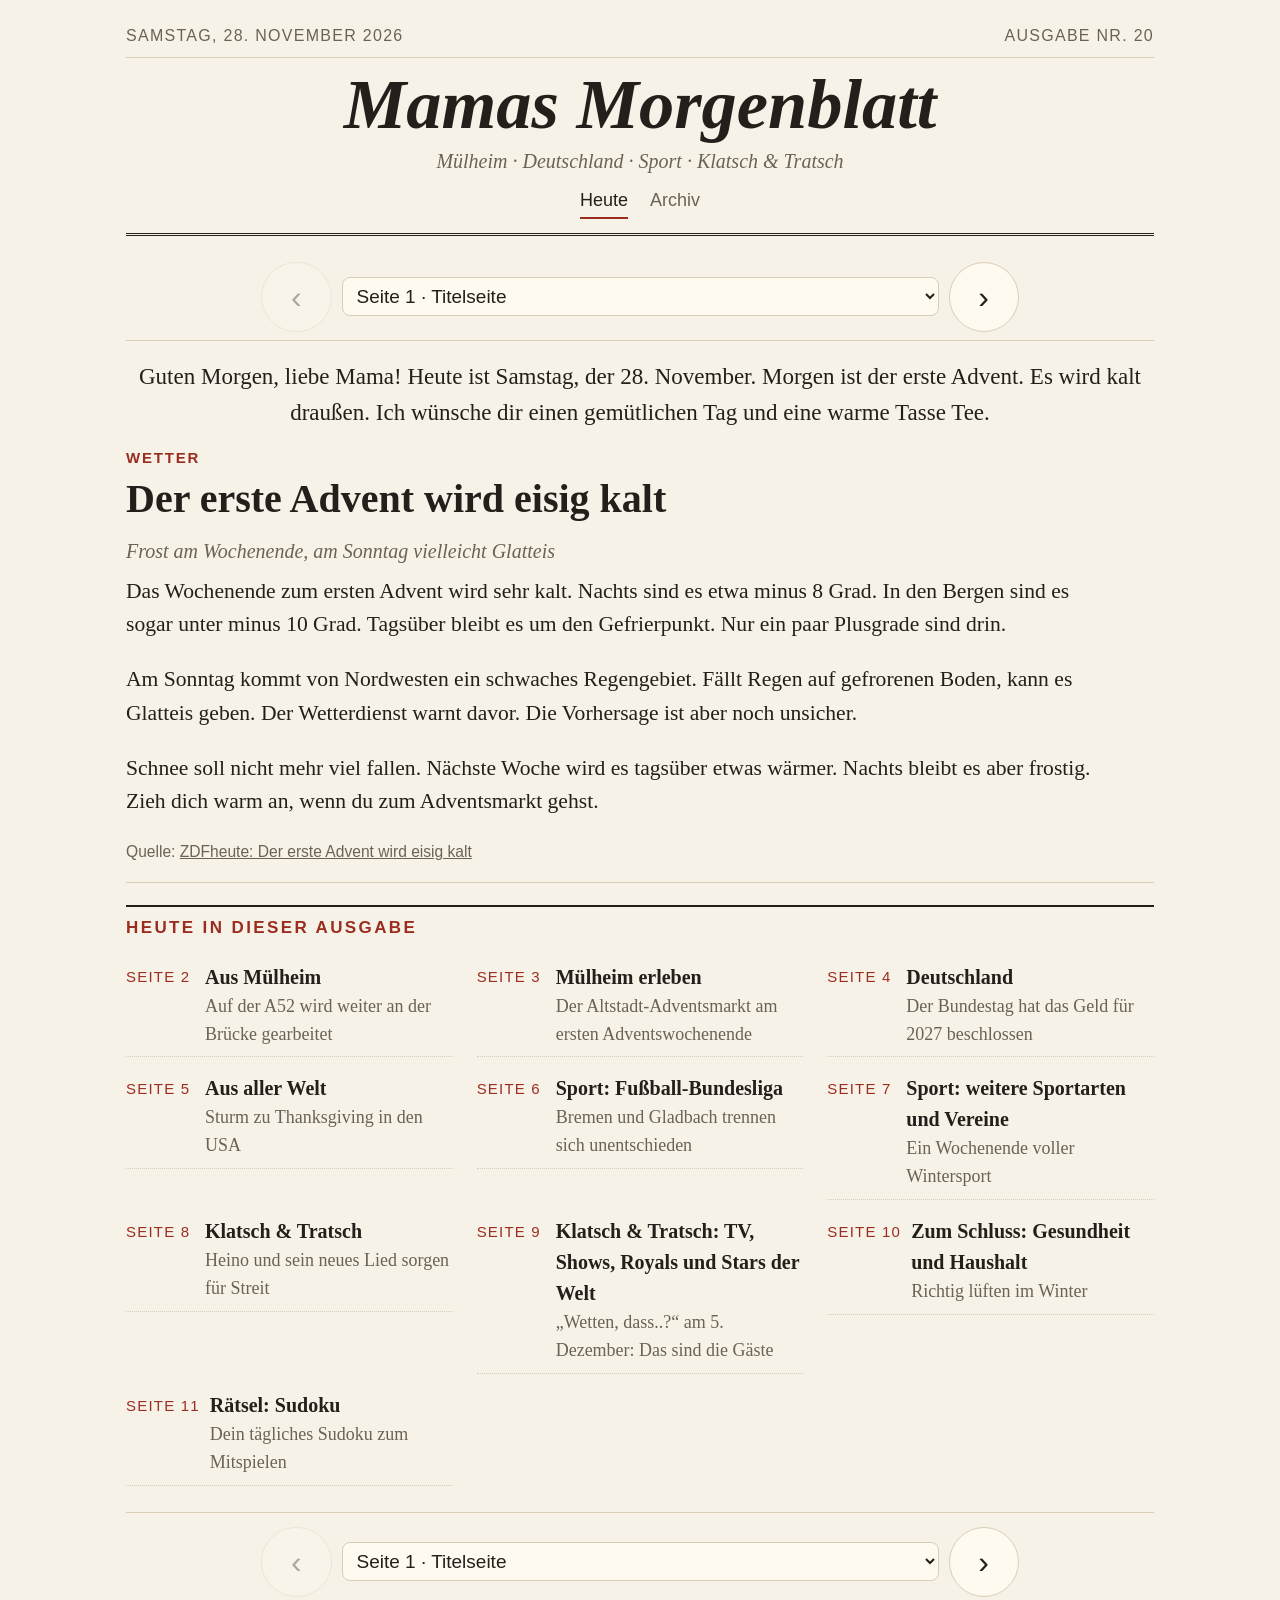
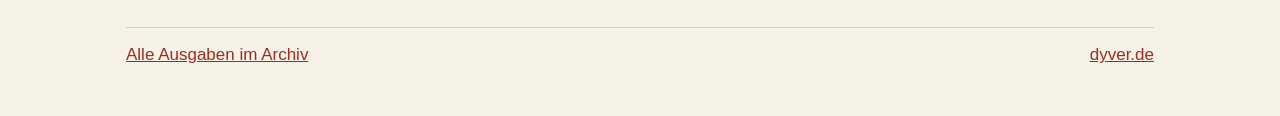
<file: mama/index.html>
<!doctype html>
<html lang="de">
<head>
<meta charset="utf-8">
<meta name="viewport" content="width=device-width, initial-scale=1">
<meta name="robots" content="noindex, nofollow">
<title>Mamas Morgenblatt</title>
<link rel="stylesheet" href="../assets/zeitung.css">
</head>
<body class="mama">
<main id="zeitung"><p class="leer">Die Zeitung wird aufgeschlagen …</p></main>
<script>window.ZEITUNG = { titel: "Mamas Morgenblatt", unterzeile: "Mülheim · Deutschland · Sport · Klatsch & Tratsch", wetter: true, sudoku: true };</script>
<script src="../assets/sudoku.js"></script>
<script src="../assets/zeitung.js"></script>
</body>
</html>
</file>
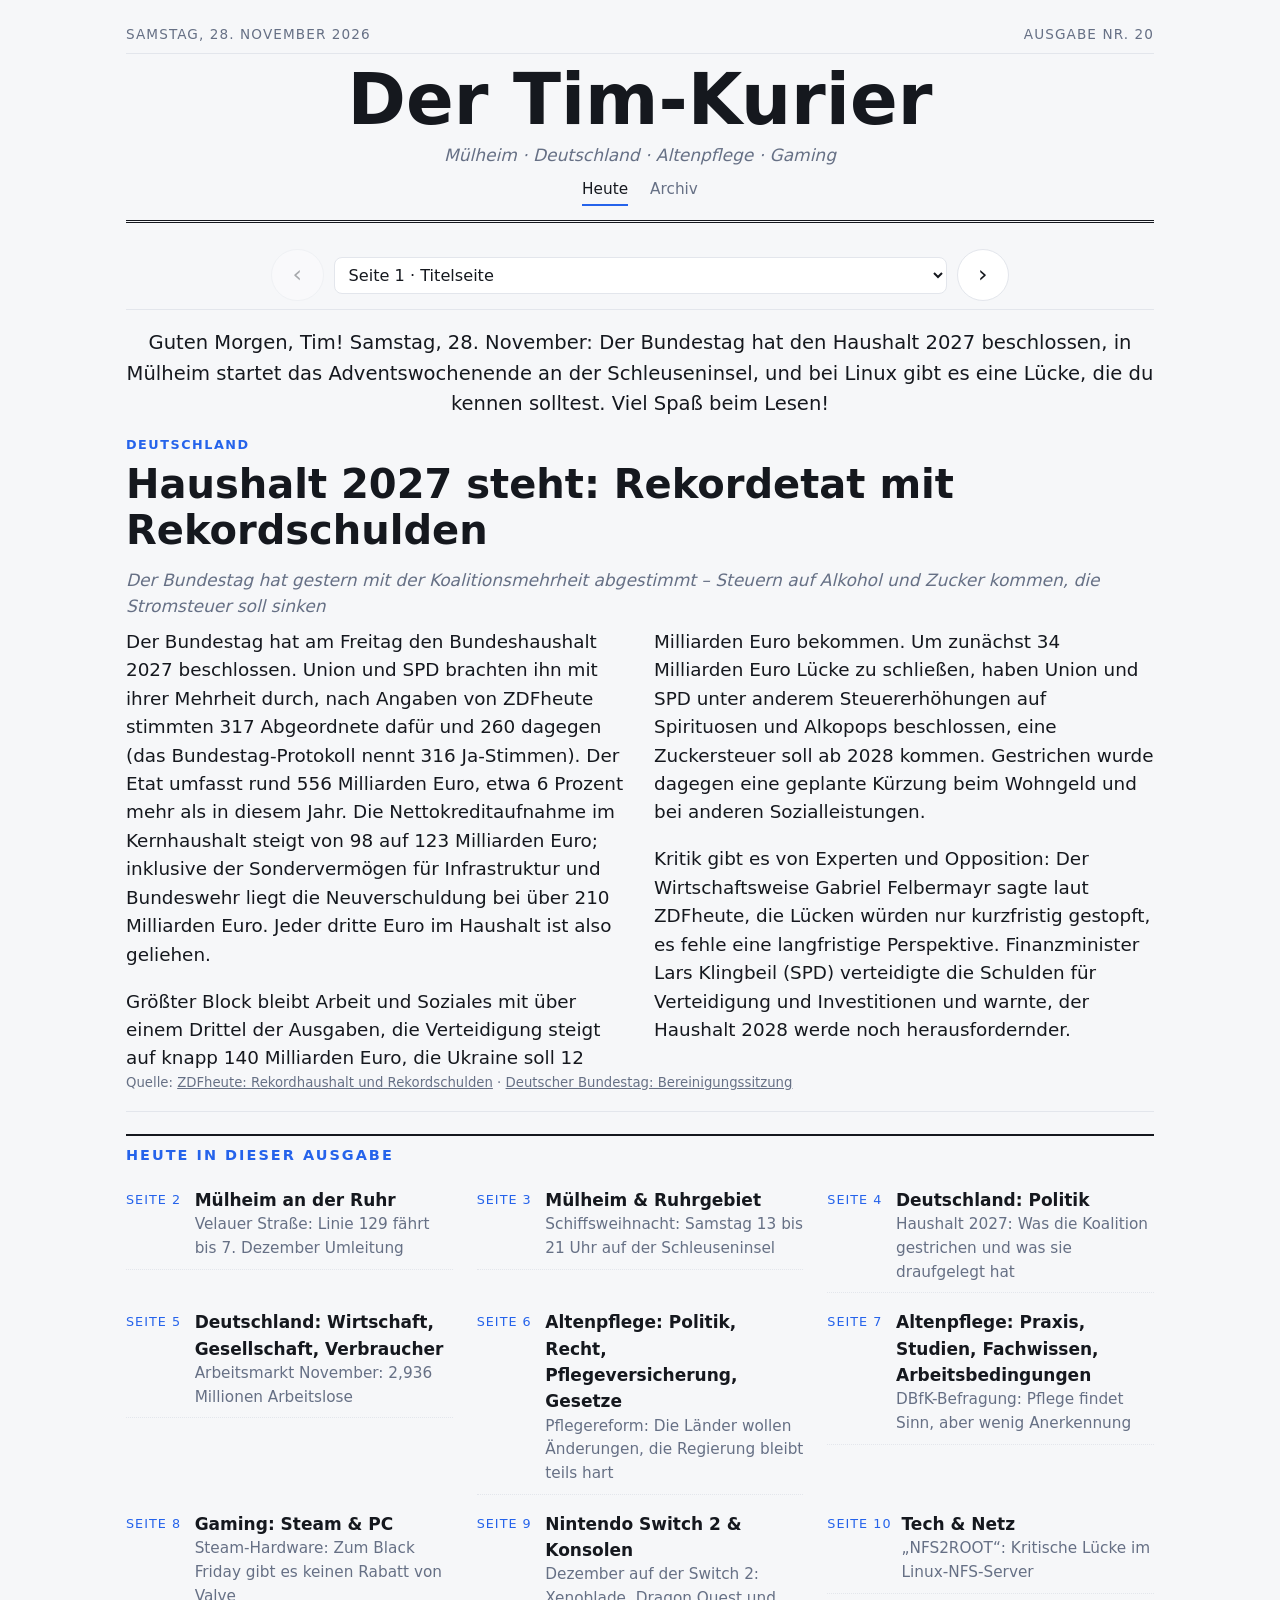
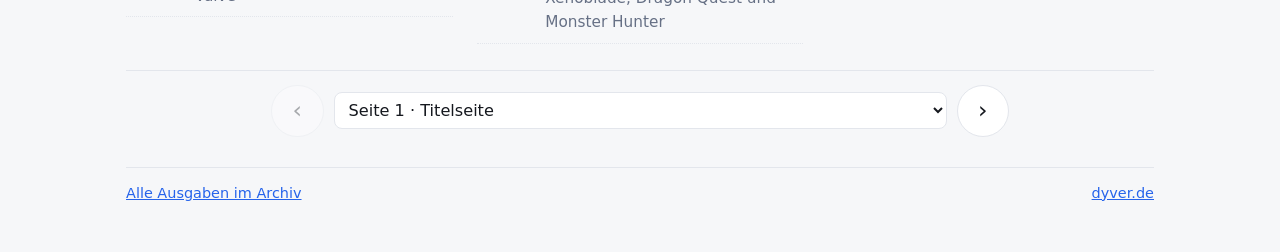
<file: tim/index.html>
<!doctype html>
<html lang="de">
<head>
<meta charset="utf-8">
<meta name="viewport" content="width=device-width, initial-scale=1">
<meta name="robots" content="noindex, nofollow">
<title>Der Tim-Kurier</title>
<link rel="stylesheet" href="../assets/zeitung.css">
</head>
<body class="tim">
<main id="zeitung"><p class="leer">Die Zeitung wird aufgeschlagen …</p></main>
<script>window.ZEITUNG = { titel: "Der Tim-Kurier", unterzeile: "Mülheim · Deutschland · Altenpflege · Gaming", wetter: true };</script>
<script src="../assets/zeitung.js"></script>
</body>
</html>
</file>
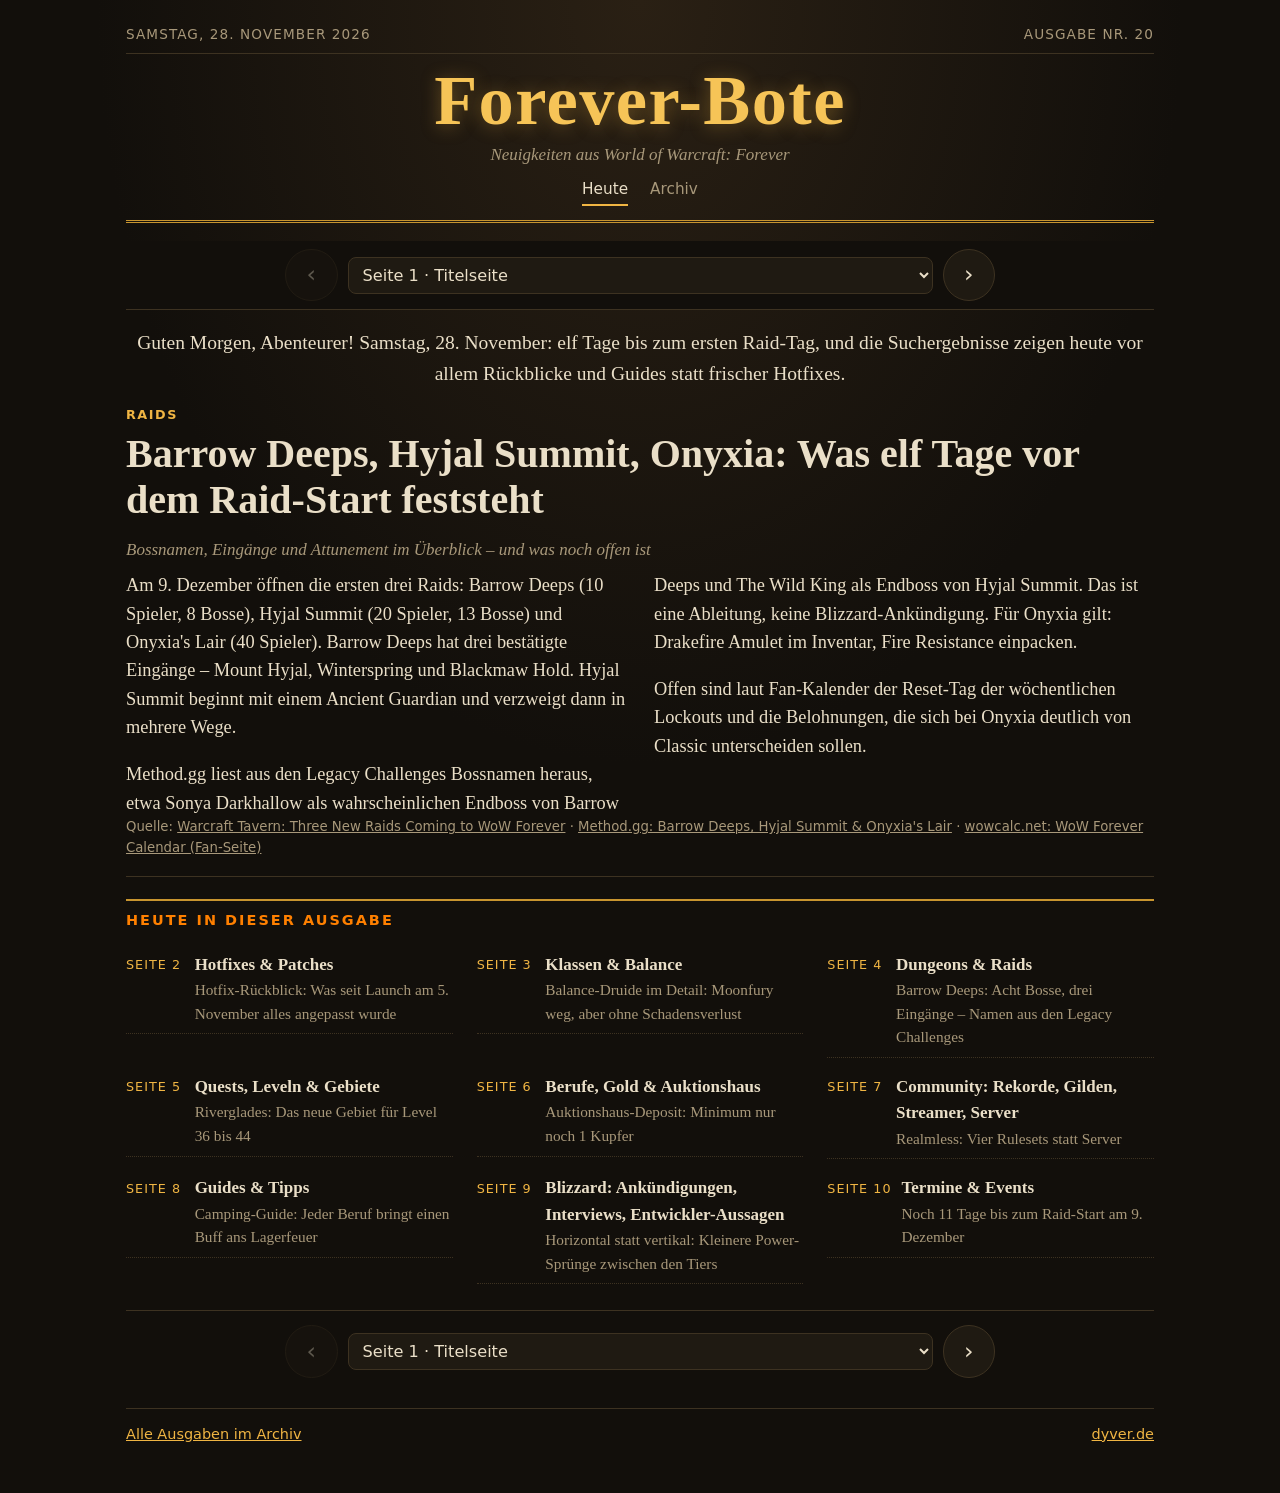
<file: wow/index.html>
<!doctype html>
<html lang="de">
<head>
<meta charset="utf-8">
<meta name="viewport" content="width=device-width, initial-scale=1">
<meta name="robots" content="noindex, nofollow">
<title>Forever-Bote</title>
<link rel="stylesheet" href="../assets/zeitung.css">
</head>
<body class="wow">
<main id="zeitung"><p class="leer">Die Zeitung wird aufgeschlagen …</p></main>
<script>window.ZEITUNG = { titel: "Forever-Bote", unterzeile: "Neuigkeiten aus World of Warcraft: Forever", wetter: false };</script>
<script src="../assets/zeitung.js"></script>
</body>
</html>
</file>
<file: assets/zeitung.css>
/* Grundgerüst für alle drei Zeitungen; die Themes stehen unten. */
* { box-sizing: border-box; }
body { margin: 0; background: var(--bg); color: var(--ink); font-family: var(--text-font); font-size: var(--size, 17px); line-height: 1.55; }
#zeitung { max-width: 1060px; margin: 0 auto; padding: 24px 16px 48px; }
a { color: var(--accent); }
.leer { text-align: center; padding: 4rem 0; color: var(--muted); }

.kopf { text-align: center; border-bottom: 3px double var(--line-strong); padding-bottom: 14px; margin-bottom: 18px; }
.kopfzeile { display: flex; justify-content: space-between; gap: 12px; flex-wrap: wrap; font-size: .8em; text-transform: uppercase;
             letter-spacing: .08em; color: var(--muted); border-bottom: 1px solid var(--line); padding-bottom: 8px; margin-bottom: 10px; font-family: var(--ui-font); }
.titel { font-family: var(--title-font); font-size: clamp(2.2rem, 7vw, 4.4rem); margin: .1em 0 0; line-height: 1.05; font-weight: var(--title-weight, 700); color: var(--title-ink, var(--ink)); }
.unterzeile { color: var(--muted); font-style: italic; margin-top: 4px; }
.gruss { font-size: 1.15em; text-align: center; margin: 0 0 16px; }
.wetter { background: var(--card); border: 1px solid var(--line); border-radius: var(--radius); padding: 10px 14px; margin-bottom: 20px; text-align: center; font-family: var(--ui-font); font-size: .95em; }

.aufmacher { border-bottom: 1px solid var(--line); padding-bottom: 18px; margin-bottom: 22px; }
.aufmacher h2 { font-family: var(--title-font); font-size: clamp(1.6rem, 4.5vw, 2.5rem); line-height: 1.15; margin: .15em 0 .4em; }
.aufmacher .text { font-size: 1.08em; max-width: 46em; }
.aufmacher .text p:first-child { margin-top: 0; }
.rubrik { font-family: var(--ui-font); font-size: .75em; text-transform: uppercase; letter-spacing: .12em; color: var(--accent); font-weight: 700; }

.rubrikblock { margin-bottom: 26px; }
.rubrikname { font-family: var(--ui-font); font-size: .85em; text-transform: uppercase; letter-spacing: .14em; color: var(--accent);
              border-top: 2px solid var(--line-strong); padding-top: 8px; margin: 0 0 12px; }
.artikelgrid { display: grid; grid-template-columns: repeat(auto-fit, minmax(min(280px, 100%), 1fr)); gap: 18px 28px; }
.artikel { background: var(--card-article, transparent); border-radius: var(--radius); padding: var(--article-pad, 0); }
.artikel h4 { font-family: var(--title-font); font-size: 1.25em; line-height: 1.25; margin: 0 0 .35em; }
.artikel .text p { margin: 0 0 .6em; }
.quellen { font-family: var(--ui-font); font-size: .78em; color: var(--muted); }
.quellen a { color: var(--muted); }

.schluss { background: var(--card); border: 1px solid var(--line); border-radius: var(--radius); padding: 18px 22px; margin-top: 10px; }
.schluss h3 { font-family: var(--title-font); margin: 0 0 .4em; font-size: 1.35em; }
.fuss { margin-top: 30px; padding-top: 14px; border-top: 1px solid var(--line); display: flex; justify-content: space-between; align-items: center;
        gap: 12px; flex-wrap: wrap; font-family: var(--ui-font); font-size: .85em; color: var(--muted); }
.fuss select { font: inherit; padding: 4px 6px; margin-left: 6px; background: var(--card); color: var(--ink); border: 1px solid var(--line); border-radius: 6px; max-width: 100%; }

/* Tim: modern, klar */
body.tim { --bg:#f6f7f9; --card:#fff; --ink:#15181e; --muted:#667085; --accent:#2563eb; --line:#e3e6ec; --line-strong:#15181e;
  --text-font: system-ui, -apple-system, "Segoe UI", Roboto, sans-serif; --ui-font: system-ui, -apple-system, "Segoe UI", sans-serif;
  --title-font: "Segoe UI", system-ui, sans-serif; --title-weight: 800; --radius: 12px; --card-article:#fff; --article-pad: 16px; }
@media (prefers-color-scheme: dark) {
  body.tim { --bg:#0f1115; --card:#181b22; --card-article:#181b22; --ink:#e8eaee; --muted:#9aa3b2; --accent:#6ea0ff; --line:#2a2f3a; --line-strong:#e8eaee; }
}

/* Mama: klassische Zeitung, große Schrift */
body.mama { --size: 20px; --bg:#f7f2e7; --card:#fffaf0; --ink:#231f1a; --muted:#6b6255; --accent:#9b2d20; --line:#d9cdb6; --line-strong:#231f1a;
  --text-font: Georgia, "Times New Roman", serif; --ui-font: Verdana, Tahoma, sans-serif; --title-font: Georgia, "Times New Roman", serif; --radius: 6px; }
body.mama .titel { font-style: italic; }
body.mama .artikelgrid { grid-template-columns: repeat(auto-fit, minmax(min(320px, 100%), 1fr)); }
@media (prefers-color-scheme: dark) {
  body.mama { --bg:#1c1a16; --card:#26231d; --ink:#f0e9db; --muted:#b3a993; --accent:#e58a6f; --line:#3e392f; --line-strong:#f0e9db; }
}

/* WoW: Pergament und Gold */
body.wow { --bg:#120f0b; --card:#1f1a12; --card-article:#1f1a12; --ink:#eadfc8; --muted:#a8987a; --accent:#f0b543; --line:#3d3221; --line-strong:#c8952f;
  --title-ink:#f6c457; --text-font: Georgia, "Palatino Linotype", serif; --ui-font: "Trebuchet MS", system-ui, sans-serif;
  --title-font: "Palatino Linotype", "Book Antiqua", Georgia, serif; --radius: 4px; --article-pad: 16px;
  background-image: radial-gradient(ellipse at top, #2a2014 0%, #120f0b 60%); background-attachment: fixed; }
body.wow .titel { text-shadow: 0 2px 18px rgba(240,181,67,.35); letter-spacing: .02em; }
body.wow .artikel { border: 1px solid var(--line); }
body.wow .rubrikname { color: #ff8000; }

/* ---------- Seiten, Blättern, Archiv ---------- */
.titel a { color: inherit; text-decoration: none; }
.kopfnav { display: flex; justify-content: center; gap: 22px; margin-top: 10px; font-family: var(--ui-font); font-size: .9em; }
.kopfnav a { color: var(--muted); text-decoration: none; padding-bottom: 2px; border-bottom: 2px solid transparent; }
.kopfnav a.aktiv, .kopfnav a:hover { color: var(--ink); border-bottom-color: var(--accent); }
.hinweis { background: var(--card); border: 1px solid var(--line); border-left: 4px solid var(--accent); border-radius: var(--radius);
           padding: 10px 14px; margin-bottom: 16px; font-family: var(--ui-font); font-size: .9em; }

.blaettern { display: flex; align-items: center; justify-content: center; gap: 10px; margin: 6px 0 18px; font-family: var(--ui-font); }
.blaettern.oben { position: sticky; top: 0; z-index: 5; background: var(--bg); padding: 8px 0; margin-top: 0; border-bottom: 1px solid var(--line); }
.blaettern.unten { margin-top: 26px; border-top: 1px solid var(--line); padding-top: 14px; }
.blaettern button { font: inherit; font-size: 1.4em; line-height: 1; width: 2.2em; height: 2.2em; border-radius: 50%; border: 1px solid var(--line);
                    background: var(--card); color: var(--ink); cursor: pointer; flex: none; }
.blaettern button:disabled { opacity: .35; cursor: default; }
.blaettern button:not(:disabled):hover { border-color: var(--accent); color: var(--accent); }
.blaettern select { font: inherit; font-size: .95em; padding: 7px 10px; border-radius: 8px; border: 1px solid var(--line); background: var(--card);
                    color: var(--ink); min-width: 0; max-width: 70vw; }

.seitentitel { font-family: var(--title-font); font-size: clamp(1.5rem, 4vw, 2.1rem); margin: 0 0 16px; padding-bottom: 8px;
               border-bottom: 3px double var(--line-strong); display: flex; align-items: baseline; gap: 14px; flex-wrap: wrap; }
.seitentitel span { font-family: var(--ui-font); font-size: .45em; text-transform: uppercase; letter-spacing: .14em; color: var(--accent); }
.seitengrid.mit-kasten { display: grid; grid-template-columns: minmax(0, 1fr) 260px; gap: 28px; align-items: start; }
@media (max-width: 760px) { .seitengrid.mit-kasten { grid-template-columns: 1fr; } }
.artikel.gross { grid-column: 1 / -1; }
.artikel.gross h4 { font-size: 1.6em; }
.artikel.gross .text { max-width: 46em; }
/* Textspalten nur auf großen Bildschirmen, wo eine Spalte ganz ins Bild passt. Nie bei Mama (Fold aufgefaltet, fast quadratisch). */
@media (min-width: 1100px) and (min-height: 850px) {
  body:not(.mama) .aufmacher .text { columns: 2 320px; column-gap: 28px; max-width: none; }
  body:not(.mama) .artikel.gross .text { columns: 2 300px; column-gap: 28px; max-width: none; }
}
/* Fold aufgefaltet und Tablets: Kasten unter die Artikel statt schmaler Randspalte, Artikel zweispaltig */
@media (max-width: 960px) { body.mama .seitengrid.mit-kasten { grid-template-columns: 1fr; } }
.unter { color: var(--muted); font-style: italic; margin: -2px 0 8px; }
.kasten { background: var(--card); border: 1px solid var(--line); border-top: 4px solid var(--accent); border-radius: var(--radius); padding: 14px 16px; font-size: .92em; }
.kasten h5 { font-family: var(--ui-font); text-transform: uppercase; letter-spacing: .1em; font-size: .8em; color: var(--accent); margin: 0 0 8px; }
.kasten ul { margin: 0; padding-left: 1.1em; } .kasten li { margin-bottom: .45em; }

.inhalt ol { list-style: none; padding: 0; margin: 0; display: grid; grid-template-columns: repeat(auto-fit, minmax(min(260px, 100%), 1fr)); gap: 8px 24px; }
.inhalt a { display: grid; grid-template-columns: auto 1fr; gap: 0 10px; text-decoration: none; color: var(--ink); padding: 8px 0; border-bottom: 1px dotted var(--line); }
.inhalt .snr { grid-row: span 2; font-family: var(--ui-font); font-size: .75em; text-transform: uppercase; letter-spacing: .08em; color: var(--accent); padding-top: .25em; min-width: 4.6em; }
.inhalt .teaser { color: var(--muted); font-size: .9em; }
.inhalt a:hover strong { color: var(--accent); }

.archivliste { list-style: none; padding: 0; margin: 0 0 22px; }
.archivliste a { display: flex; gap: 14px; padding: 9px 0; border-bottom: 1px dotted var(--line); text-decoration: none; color: var(--ink); align-items: baseline; }
.archivliste .adatum { font-family: var(--ui-font); color: var(--accent); font-size: .85em; min-width: 7em; flex: none; }
.archivliste a:hover .aschlag { color: var(--accent); }
body.mama .blaettern button { font-size: 1.6em; }

/* ---------- Sudoku (Rätsel-Seite) ---------- */
.sudoku { --sd-rand: var(--line-strong); --sd-dünn: var(--line); --sd-wahl: color-mix(in srgb, var(--accent) 28%, var(--card));
  --sd-verwandt: color-mix(in srgb, var(--accent) 8%, var(--card)); --sd-gleich: color-mix(in srgb, var(--accent) 18%, var(--card)); }
.sd-info { margin: 0 0 14px; color: var(--muted); }
.sd-spiel { display: flex; flex-wrap: wrap; gap: 18px; align-items: flex-start; justify-content: center; }
.sd-brett { container-type: inline-size; width: min(100%, 520px, calc(100vh - 130px)); min-width: min(100%, 300px); aspect-ratio: 1;
  display: grid; grid-template-columns: repeat(9, 1fr); border: 3px solid var(--sd-rand); border-radius: 4px; background: var(--card);
  touch-action: manipulation; user-select: none; -webkit-user-select: none; }
.sd-zelle { all: unset; box-sizing: border-box; display: flex; align-items: center; justify-content: center; cursor: pointer;
  border-right: 1px solid var(--sd-dünn); border-bottom: 1px solid var(--sd-dünn); font-family: var(--ui-font); font-size: 6.4cqi;
  color: var(--accent); -webkit-tap-highlight-color: transparent; }
.sd-zelle:nth-child(9n) { border-right: 0; }
.sd-zelle:nth-child(n+73) { border-bottom: 0; }
.sd-zelle.rechts { border-right: 2px solid var(--sd-rand); }
.sd-zelle.unten { border-bottom: 2px solid var(--sd-rand); }
.sd-zelle.vorgabe { color: var(--ink); font-weight: 700; }
.sd-zelle.verwandt { background: var(--sd-verwandt); }
.sd-zelle.gleich { background: var(--sd-gleich); }
.sd-zelle.gewaehlt { background: var(--sd-wahl); }
.sd-zelle:focus-visible { outline: 3px solid var(--accent); outline-offset: -3px; }
.sd-zelle.konflikt { color: #c62828; }
.sd-zelle.falsch { color: #fff; background: #c62828; }
.sd-seite { flex: 1 1 210px; max-width: 420px; display: flex; flex-direction: column; gap: 12px; }
.sd-tasten { display: grid; grid-template-columns: repeat(9, 1fr); gap: 6px; }
@media (min-width: 700px) { .sd-tasten { grid-template-columns: repeat(3, 1fr); } }
.sd-tasten button, .sd-aktionen button { font: inherit; font-family: var(--ui-font); border: 1px solid var(--line); background: var(--card); color: var(--ink);
  border-radius: 8px; cursor: pointer; touch-action: manipulation; }
.sd-tasten button { font-size: 1.5em; padding: 10px 0; min-height: 52px; }
.sd-tasten button.voll { opacity: .3; }
.sd-aktionen { display: grid; grid-template-columns: repeat(2, 1fr); gap: 8px; }
.sd-aktionen button { padding: 10px 6px; font-size: .9em; }
.sd-tasten button:active, .sd-aktionen button:active { background: var(--sd-wahl); }
.sd-meldung { margin: 0; min-height: 1.5em; }
.sudoku.geloest .sd-brett { border-color: #2e7d32; }
</file>
